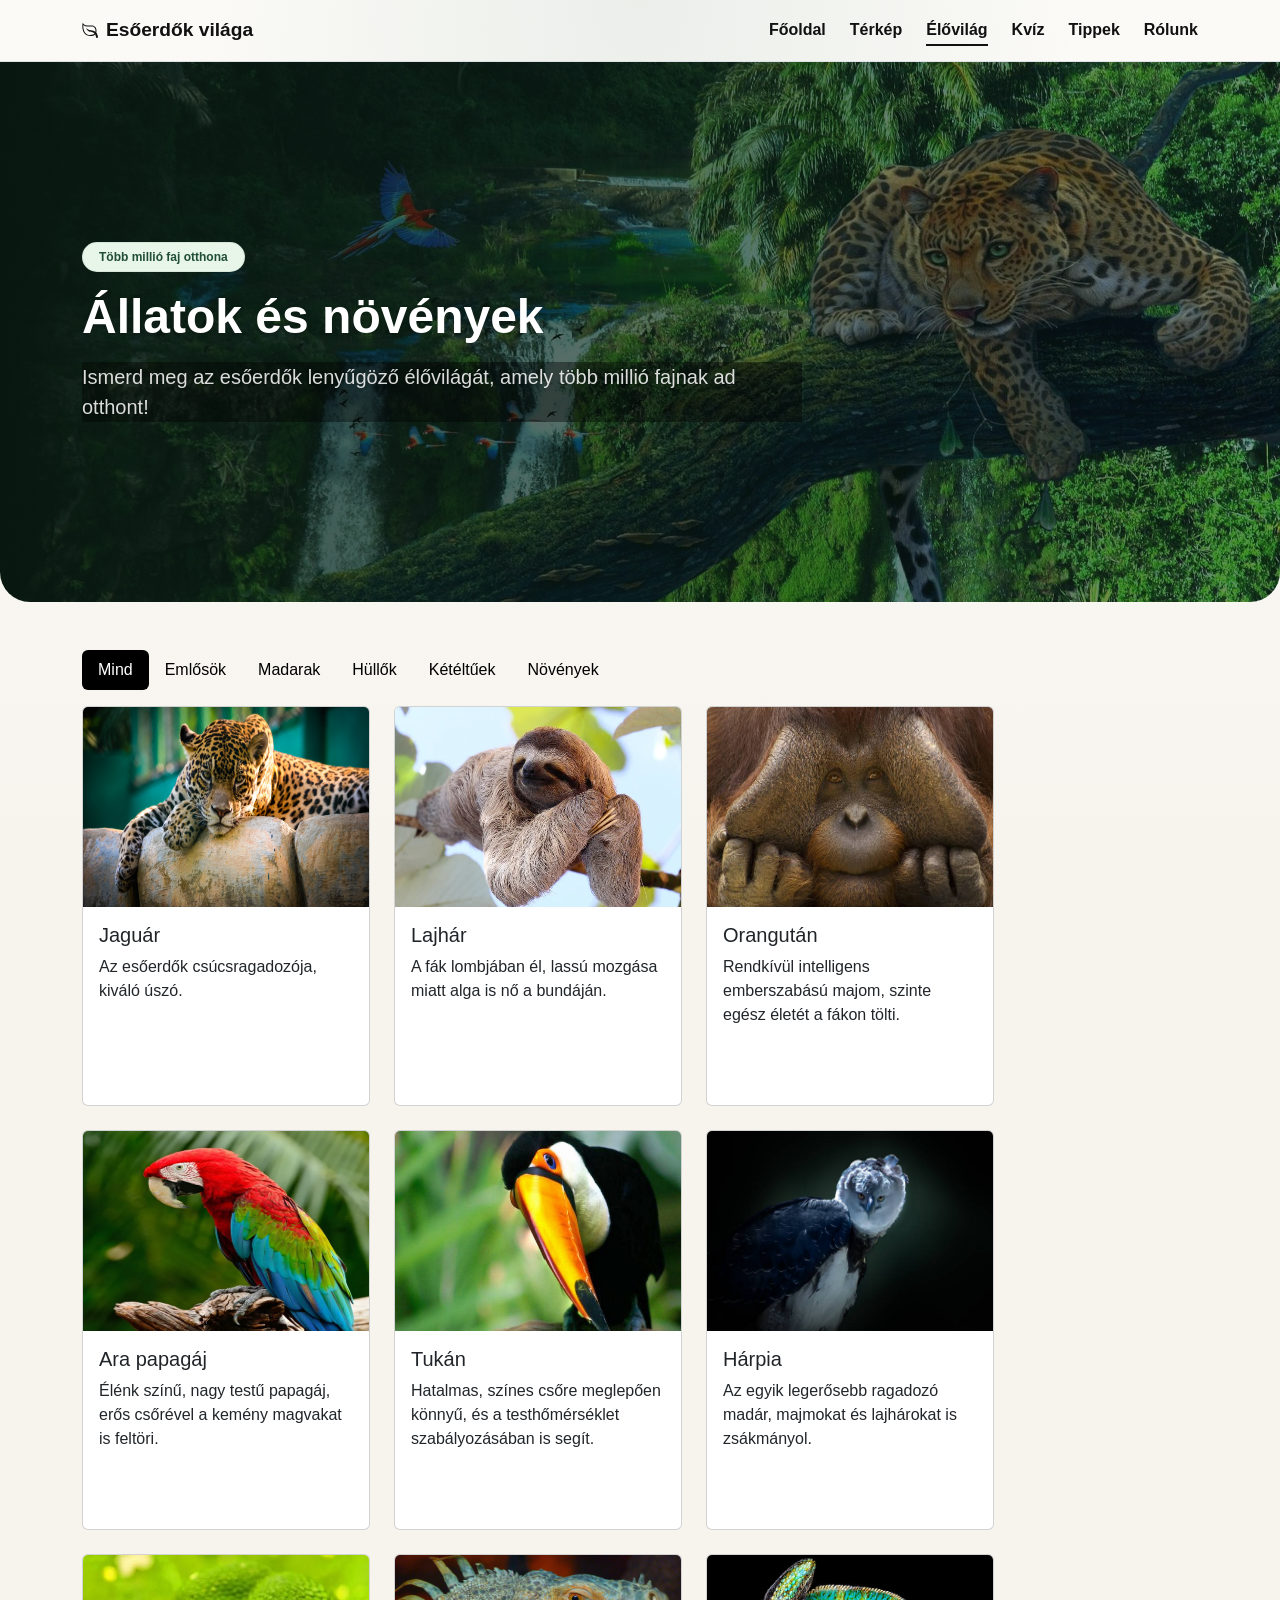
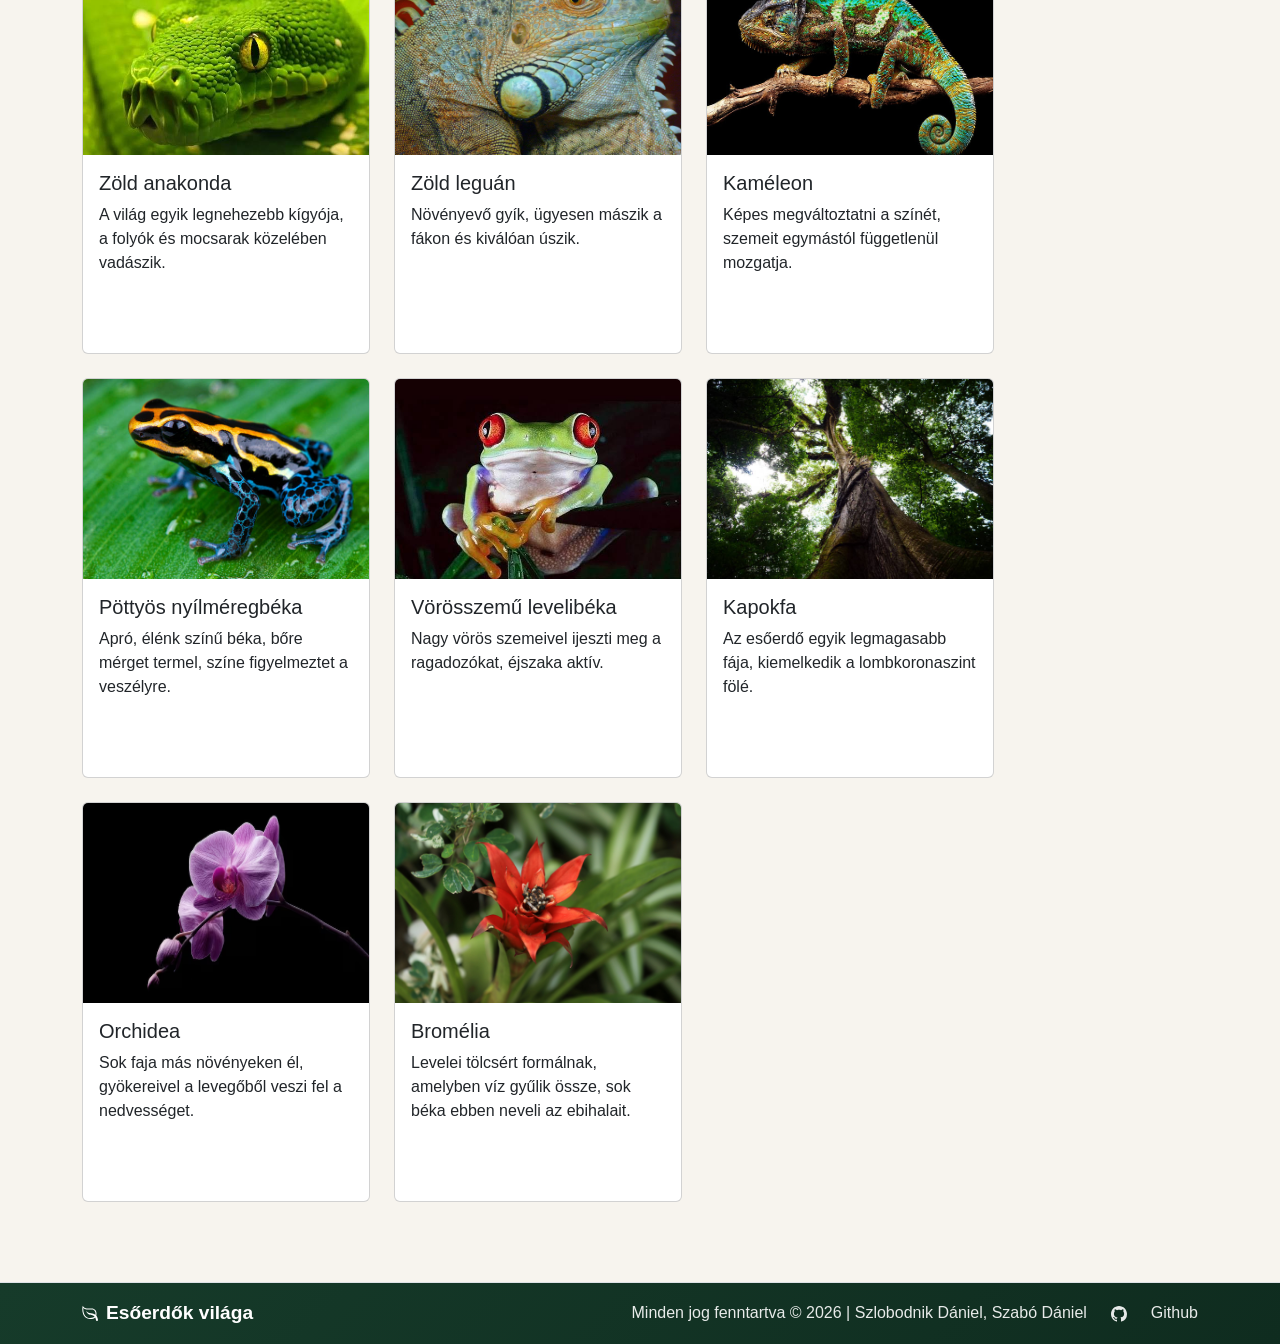
<file: pages/elovilag.html>
<!DOCTYPE html>
<html lang="hu">

<head>
    <meta charset="UTF-8">
    <meta name="viewport" content="width=device-width, initial-scale=1.0">
    <title>Esőerdő project</title>
    <link rel="stylesheet" href="../css/bootstrap.min.css">
    <link rel="stylesheet" href="../css/style.css">
    <link rel="stylesheet" href="../css/elovilag.css">

</head>

<body>
    <header class="border-bottom">
        <div class="container d-flex justify-content-between align-items-center py-3">
            <a href="#" class="logo d-flex align-items-center gap-2">
                <svg xmlns="http://www.w3.org/2000/svg" width="16" height="16" fill="currentColor" class="bi bi-leaf"
                    viewBox="0 0 16 16">
                    <path
                        d="M1.4 1.7c.216.289.65.84 1.725 1.274 1.093.44 2.884.774 5.834.528l.37-.023c1.823-.06 3.117.598 3.956 1.579C14.16 6.082 14.5 7.41 14.5 8.5c0 .58-.032 1.285-.229 1.997q.198.248.382.54c.756 1.2 1.19 2.563 1.348 3.966a1 1 0 0 1-1.98.198c-.13-.97-.397-1.913-.868-2.77C12.173 13.386 10.565 14 8 14c-1.854 0-3.32-.544-4.45-1.435-1.125-.887-1.89-2.095-2.391-3.383C.16 6.62.16 3.646.509 1.902L.73.806zm-.05 1.39c-.146 1.609-.008 3.809.74 5.728.457 1.17 1.13 2.213 2.079 2.961.942.744 2.185 1.22 3.83 1.221 2.588 0 3.91-.66 4.609-1.445-1.789-2.46-4.121-1.213-6.342-2.68-.74-.488-1.735-1.323-1.844-2.308-.023-.214.237-.274.38-.112 1.4 1.6 3.573 1.757 5.59 2.045 1.227.215 2.21.526 3.033 1.158.058-.39.075-.782.075-1.158 0-.91-.288-1.988-.975-2.792-.626-.732-1.622-1.281-3.167-1.229l-.316.02c-3.05.253-5.01-.08-6.291-.598a5.3 5.3 0 0 1-1.4-.811" />
                </svg>
                <span>Esőerdők világa</span>
            </a>

            <nav>
                <ul class="d-flex align-items-center gap-4 m-0 p-0">
                    <li><a href="../index.html">Főoldal</a></li>
                    <li><a href="./terkep.html">Térkép</a></li>
                    <li><a href="./elovilag.html" class="active">Élővilág</a></li>
                    <li><a href="./kviz.html">Kvíz</a></li>
                    <li><a href="./tippek.html">Tippek</a></li>
                    <li><a href="./rolunk.html">Rólunk</a></li>
                </ul>
            </nav>
        </div>
    </header>
    <main class="mb-3">
        <section class="hero">
            <div class="container hero-content">
                <div class="row align-items-center">
                    <div class="col-lg-8">
                        <span class="badge hero-badge rounded-pill px-3 py-2 mb-3">Több millió faj otthona</span>
                        <h1 class="display-5 fw-bold mb-3">Állatok és növények</h1>
                        <p class="lead subtitle mb-0">
                            Ismerd meg az esőerdők lenyűgöző élővilágát, amely több millió fajnak ad otthont!
                        </p>
                    </div>
                </div>
            </div>
        </section>
        <section class="allatLista py-5">
            <div class="container">
                <ul class="nav nav-pills mb-3">
                    <li class="nav-item">
                        <a class="nav-link active">Mind</a>
                    </li>
                    <li class="nav-item">
                        <a class="nav-link">Emlősök</a>
                    </li>
                    <li class="nav-item">
                        <a class="nav-link">Madarak</a>
                    </li>
                    <li class="nav-item">
                        <a class="nav-link">Hüllők</a>
                    </li>
                    <li class="nav-item">
                        <a class="nav-link">Kétéltűek</a>
                    </li>
                    <li class="nav-item">
                        <a class="nav-link">Növények</a>
                    </li>
                </ul>
                <div class="cards d-flex flex-wrap gap-4 mb-3">
                    
                </div>
            </div>
        </section>
    </main>
    <footer class="border-top">
        <div class="container d-flex justify-content-between align-items-center py-3">
            <a href="#" class="logo d-flex align-items-center gap-2">
                <svg xmlns="http://www.w3.org/2000/svg" width="16" height="16" fill="currentColor"
                    class="bi bi-leaf" viewBox="0 0 16 16">
                    <path
                        d="M1.4 1.7c.216.289.65.84 1.725 1.274 1.093.44 2.884.774 5.834.528l.37-.023c1.823-.06 3.117.598 3.956 1.579C14.16 6.082 14.5 7.41 14.5 8.5c0 .58-.032 1.285-.229 1.997q.198.248.382.54c.756 1.2 1.19 2.563 1.348 3.966a1 1 0 0 1-1.98.198c-.13-.97-.397-1.913-.868-2.77C12.173 13.386 10.565 14 8 14c-1.854 0-3.32-.544-4.45-1.435-1.125-.887-1.89-2.095-2.391-3.383C.16 6.62.16 3.646.509 1.902L.73.806zm-.05 1.39c-.146 1.609-.008 3.809.74 5.728.457 1.17 1.13 2.213 2.079 2.961.942.744 2.185 1.22 3.83 1.221 2.588 0 3.91-.66 4.609-1.445-1.789-2.46-4.121-1.213-6.342-2.68-.74-.488-1.735-1.323-1.844-2.308-.023-.214.237-.274.38-.112 1.4 1.6 3.573 1.757 5.59 2.045 1.227.215 2.21.526 3.033 1.158.058-.39.075-.782.075-1.158 0-.91-.288-1.988-.975-2.792-.626-.732-1.622-1.281-3.167-1.229l-.316.02c-3.05.253-5.01-.08-6.291-.598a5.3 5.3 0 0 1-1.4-.811" />
                </svg>
                <span>Esőerdők világa</span>
            </a>

            <nav>
                <ul class="d-flex align-items-center gap-4 m-0 p-0">
                    <li>Minden jog fenntartva &copy; 2026 | Szlobodnik Dániel, Szabó Dániel</li>
                    <li><svg xmlns="http://www.w3.org/2000/svg" width="16" height="16" fill="currentColor"
                            class="bi bi-github" viewBox="0 0 16 16">
                            <path
                                d="M8 0C3.58 0 0 3.58 0 8c0 3.54 2.29 6.53 5.47 7.59.4.07.55-.17.55-.38 0-.19-.01-.82-.01-1.49-2.01.37-2.53-.49-2.69-.94-.09-.23-.48-.94-.82-1.13-.28-.15-.68-.52-.01-.53.63-.01 1.08.58 1.23.82.72 1.21 1.87.87 2.33.66.07-.52.28-.87.51-1.07-1.78-.2-3.64-.89-3.64-3.95 0-.87.31-1.59.82-2.15-.08-.2-.36-1.02.08-2.12 0 0 .67-.21 2.2.82.64-.18 1.32-.27 2-.27s1.36.09 2 .27c1.53-1.04 2.2-.82 2.2-.82.44 1.1.16 1.92.08 2.12.51.56.82 1.27.82 2.15 0 3.07-1.87 3.75-3.65 3.95.29.25.54.73.54 1.48 0 1.07-.01 1.93-.01 2.2 0 .21.15.46.55.38A8.01 8.01 0 0 0 16 8c0-4.42-3.58-8-8-8" />
                        </svg></li>
                    <li>Github</li>
                </ul>
            </nav>
        </div>
    </footer>
    <script src="../js/bootstrap.bundle.min.js"></script>
    <script src="../js/elovilag.js"></script>
</body>

</html>
</file>
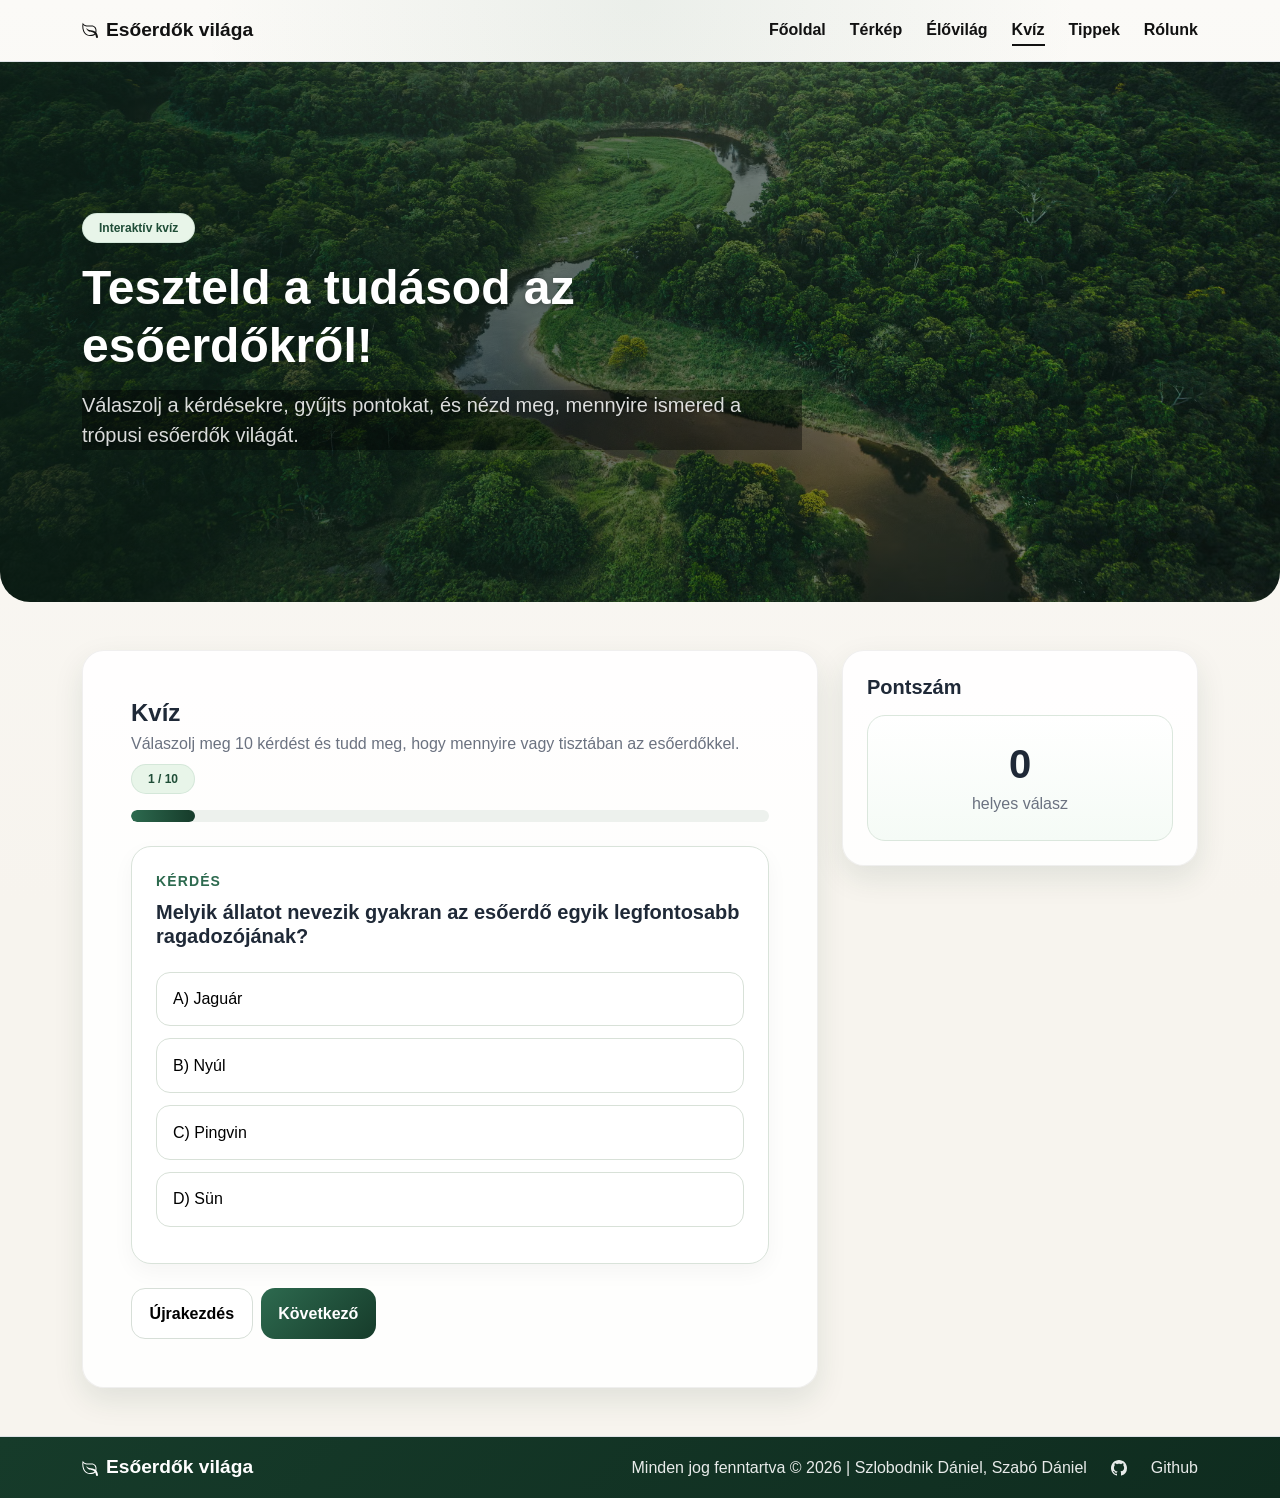
<file: pages/kviz.html>
<!doctype html>
<html lang="hu">

<head>
    <meta charset="utf-8" />
    <meta name="viewport" content="width=device-width, initial-scale=1.0" />
    <title>Esőerdők világa | Kvíz</title>

    <link href="https://cdn.jsdelivr.net/npm/bootstrap@5.3.3/dist/css/bootstrap.min.css" rel="stylesheet">
    <link rel="stylesheet" href="../css/style.css" />
    <link rel="stylesheet" href="../css/kviz.css" />
</head>

<body>
    <header class="border-bottom">
        <div class="container d-flex justify-content-between align-items-center py-3">
            <a href="../index.html" class="logo d-flex align-items-center gap-2 text-decoration-none">
                <svg xmlns="http://www.w3.org/2000/svg" width="16" height="16" fill="currentColor" class="bi bi-leaf"
                    viewBox="0 0 16 16">
                    <path
                        d="M1.4 1.7c.216.289.65.84 1.725 1.274 1.093.44 2.884.774 5.834.528l.37-.023c1.823-.06 3.117.598 3.956 1.579C14.16 6.082 14.5 7.41 14.5 8.5c0 .58-.032 1.285-.229 1.997q.198.248.382.54c.756 1.2 1.19 2.563 1.348 3.966a1 1 0 0 1-1.98.198c-.13-.97-.397-1.913-.868-2.77C12.173 13.386 10.565 14 8 14c-1.854 0-3.32-.544-4.45-1.435-1.125-.887-1.89-2.095-2.391-3.383C.16 6.62.16 3.646.509 1.902L.73.806zm-.05 1.39c-.146 1.609-.008 3.809.74 5.728.457 1.17 1.13 2.213 2.079 2.961.942.744 2.185 1.22 3.83 1.221 2.588 0 3.91-.66 4.609-1.445-1.789-2.46-4.121-1.213-6.342-2.68-.74-.488-1.735-1.323-1.844-2.308-.023-.214.237-.274.38-.112 1.4 1.6 3.573 1.757 5.59 2.045 1.227.215 2.21.526 3.033 1.158.058-.39.075-.782.075-1.158 0-.91-.288-1.988-.975-2.792-.626-.732-1.622-1.281-3.167-1.229l-.316.02c-3.05.253-5.01-.08-6.291-.598a5.3 5.3 0 0 1-1.4-.811" />
                </svg>
                <span>Esőerdők világa</span>
            </a>

            <nav>
                <ul class="d-flex align-items-center gap-4 m-0 p-0 list-unstyled">
                    <li><a href="../index.html">Főoldal</a></li>
                    <li><a href="./terkep.html">Térkép</a></li>
                    <li><a href="./elovilag.html">Élővilág</a></li>
                    <li><a href="./kviz.html" class="active">Kvíz</a></li>
                    <li><a href="./tippek.html">Tippek</a></li>
                    <li><a href="./rolunk.html">Rólunk</a></li>
                </ul>
            </nav>
        </div>
    </header>

    <main>
        <header class="hero">
            <div class="container hero-content">
                <div class="row align-items-center">
                    <div class="col-lg-8">
                        <span class="badge hero-badge rounded-pill px-3 py-2 mb-3">Interaktív kvíz</span>
                        <h1 class="display-5 fw-bold mb-3">Teszteld a tudásod az esőerdőkről!</h1>
                        <p class="lead subtitle mb-0">
                            Válaszolj a kérdésekre, gyűjts pontokat, és nézd meg, mennyire ismered a trópusi
                            esőerdők világát.
                        </p>
                    </div>
                </div>
            </div>
        </header>

        <div class="container py-5">
            <div class="row g-4">
                <div class="col-lg-8">
                    <section class="card-soft p-4 p-md-5">
                        <div class="d-flex flex-wrap justify-content-between align-items-center gap-2 mb-3">
                            <div>
                                <h2 class="h4 fw-bold mb-1">Kvíz</h2>
                                <p class="small-muted mb-0">Válaszolj meg 10 kérdést és tudd meg, hogy mennyire vagy tisztában az esőerdőkkel.</p>
                            </div>
                            <span class="badge badge-soft rounded-pill px-3 py-2" id="questionCounter">1 / 10</span>
                        </div>

                        <div class="progress mb-4" role="progressbar" aria-label="Kvíz haladás">
                            <div class="progress-bar" id="progressBar" style="width: 10%"></div>
                        </div>

                        <div class="quiz-card p-4 mb-4">
                            <p class="small text-uppercase fw-semibold mb-2"
                                style="letter-spacing:.08em; color: var(--green-700);">
                                Kérdés
                            </p>
                            <h3 class="h5 fw-bold mb-4" id="questionText">Betöltés...</h3>
                            <div id="optionsContainer"></div>
                        </div>

                        <div class="card-soft p-4 mt-4" id="didYouKnowBox" style="display: none;">
                            <h3 class="h5 fw-bold mb-2">Tudtad?</h3>
                            <p class="mb-0 small-muted">Válaszolj a kérdésre, és itt megjelenik egy érdekesség.</p>
                        </div>

                        <div class="d-flex flex-wrap gap-2 mt-4">
                            <button class="btn-ghost" id="restartBtn" type="button">Újrakezdés</button>
                            <button class="btn-main" id="nextBtn" type="button" disabled>Következő</button>
                        </div>
                    </section>
                </div>

                <div class="col-lg-4">
                    <aside class="card-soft p-4 mb-4">
                        <h3 class="h5 fw-bold mb-3">Pontszám</h3>
                        <div class="result-box p-4 text-center">
                            <div class="display-6 fw-bold mb-1" id="scoreDisplay">0</div>
                            <div class="small-muted">helyes válasz</div>
                        </div>
                    </aside>
                </div>
            </div>
        </div>
    </main>

    <footer class="border-top">
        <div class="container">
            <div class="d-flex justify-content-between align-items-center py-3">
                <a href="../index.html" class="logo d-flex align-items-center gap-2 text-decoration-none">
                    <svg xmlns="http://www.w3.org/2000/svg" width="16" height="16" fill="currentColor"
                        class="bi bi-leaf text-white" viewBox="0 0 16 16">
                        <path
                            d="M1.4 1.7c.216.289.65.84 1.725 1.274 1.093.44 2.884.774 5.834.528l.37-.023c1.823-.06 3.117.598 3.956 1.579C14.16 6.082 14.5 7.41 14.5 8.5c0 .58-.032 1.285-.229 1.997q.198.248.382.54c.756 1.2 1.19 2.563 1.348 3.966a1 1 0 0 1-1.98.198c-.13-.97-.397-1.913-.868-2.77C12.173 13.386 10.565 14 8 14c-1.854 0-3.32-.544-4.45-1.435-1.125-.887-1.89-2.095-2.391-3.383C.16 6.62.16 3.646.509 1.902L.73.806zm-.05 1.39c-.146 1.609-.008 3.809.74 5.728.457 1.17 1.13 2.213 2.079 2.961.942.744 2.185 1.22 3.83 1.221 2.588 0 3.91-.66 4.609-1.445-1.789-2.46-4.121-1.213-6.342-2.68-.74-.488-1.735-1.323-1.844-2.308-.023-.214.237-.274.38-.112 1.4 1.6 3.573 1.757 5.59 2.045 1.227.215 2.21.526 3.033 1.158.058-.39.075-.782.075-1.158 0-.91-.288-1.988-.975-2.792-.626-.732-1.622-1.281-3.167-1.229l-.316.02c-3.05.253-5.01-.08-6.291-.598a5.3 5.3 0 0 1-1.4-.811" />
                    </svg>
                    <span class="text-white">Esőerdők világa</span>
                </a>

                <nav>
                    <ul class="d-flex align-items-center gap-4 m-0 p-0 list-unstyled">
                        <li>Minden jog fenntartva &copy; 2026 | Szlobodnik Dániel, Szabó Dániel</li>
                        <li>
                            <svg xmlns="http://www.w3.org/2000/svg" width="16" height="16" fill="currentColor"
                                class="bi bi-github" viewBox="0 0 16 16">
                                <path
                                    d="M8 0C3.58 0 0 3.58 0 8c0 3.54 2.29 6.53 5.47 7.59.4.07.55-.17.55-.38 0-.19-.01-.82-.01-1.49-2.01.37-2.53-.49-2.69-.94-.09-.23-.48-.94-.82-1.13-.28-.15-.68-.52-.01-.53.63-.01 1.08.58 1.23.82.72 1.21 1.87.87 2.33.66.07-.52.28-.87.51-1.07-1.78-.2-3.64-.89-3.64-3.95 0-.87.31-1.59.82-2.15-.08-.2-.36-1.02.08-2.12 0 0 .67-.21 2.2.82.64-.18 1.32-.27 2-.27s1.36.09 2 .27c1.53-1.04 2.2-.82 2.2-.82.44 1.1.16 1.92.08 2.12.51.56.82 1.27.82 2.15 0 3.07-1.87 3.75-3.65 3.95.29.25.54.73.54 1.48 0 1.07-.01 1.93-.01 2.2 0 .21.15.46.55.38A8.01 8.01 0 0 0 16 8c0-4.42-3.58-8-8-8" />
                            </svg>
                        </li>
                        <li>Github</li>
                    </ul>
                </nav>
            </div>
        </div>
    </footer>

    <script src="../js/bootstrap.bundle.min.js"></script>
    <script src="../js/kviz.js"></script>
</body>

</html>
</file>
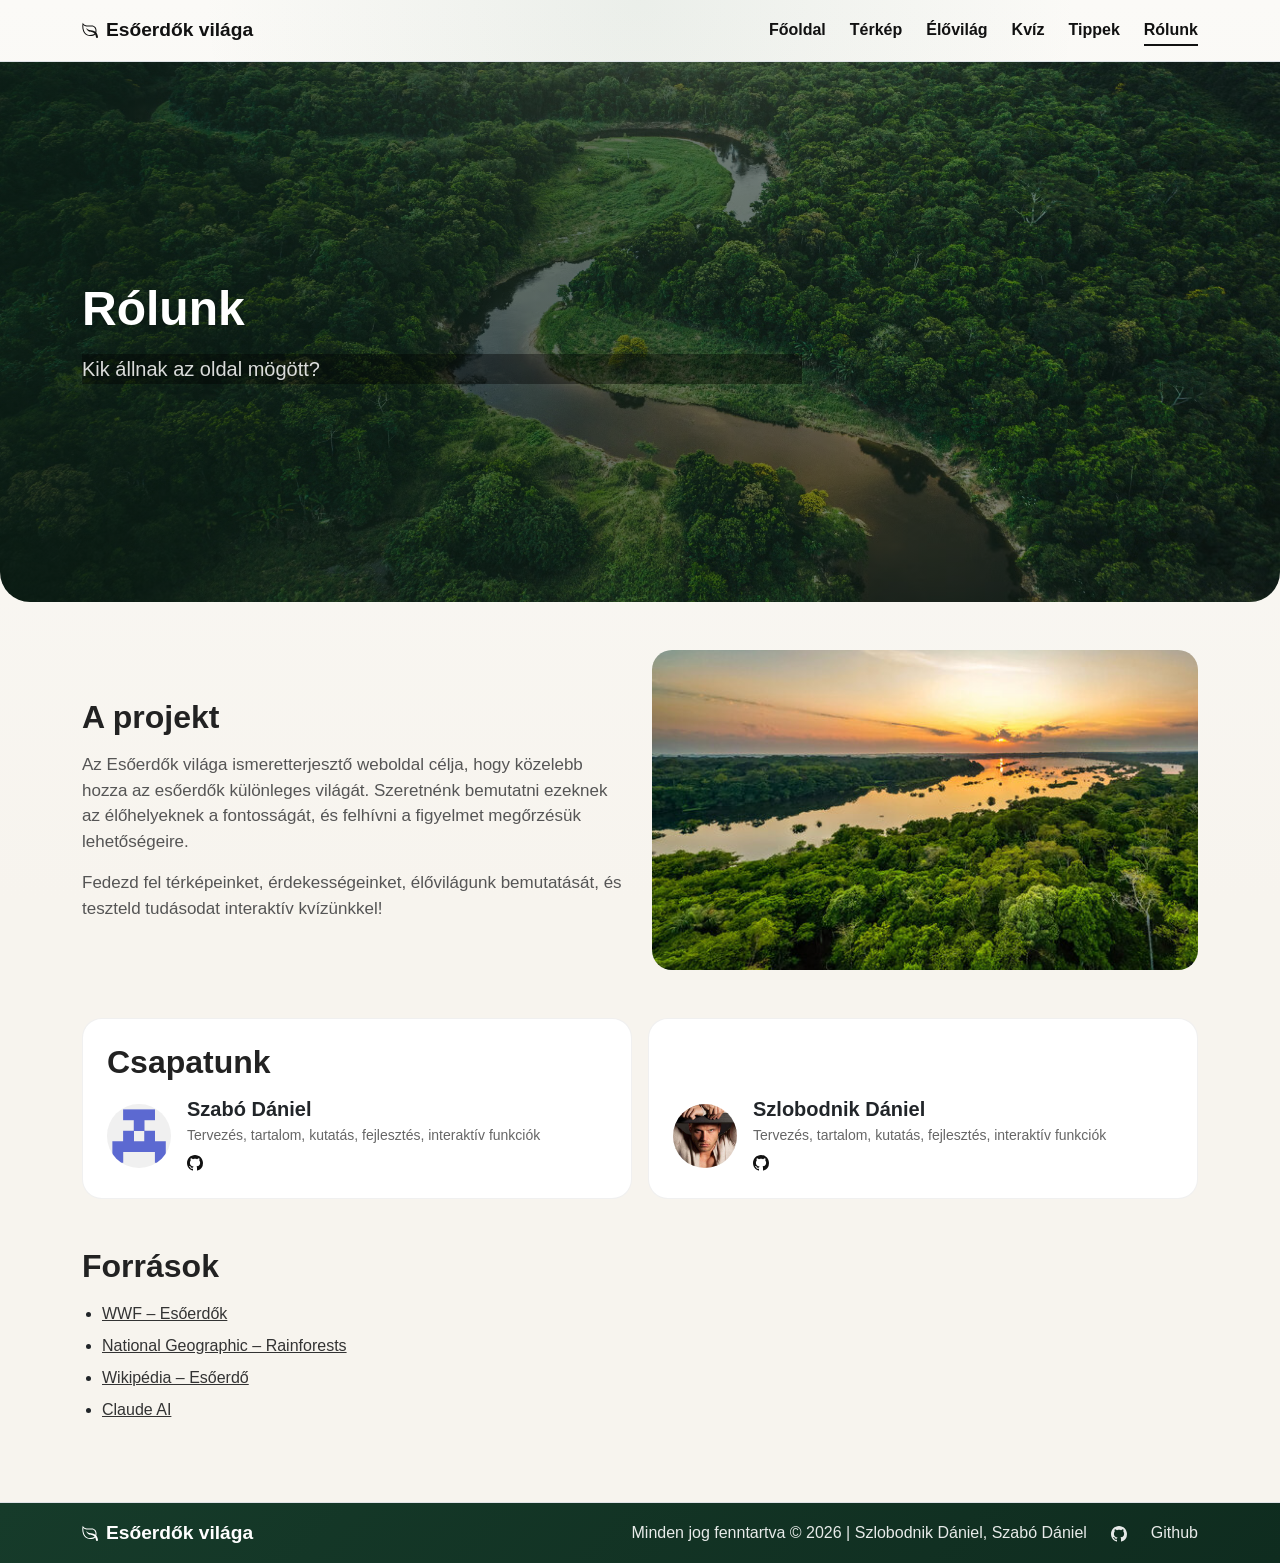
<file: pages/rolunk.html>
<!DOCTYPE html>
<html lang="hu">

<head>
    <meta charset="UTF-8">
    <meta name="viewport" content="width=device-width, initial-scale=1.0">
    <title>Esőerdő project</title>
    <link rel="stylesheet" href="../css/bootstrap.min.css">
    <link rel="stylesheet" href="../css/style.css">
    <link rel="stylesheet" href="../css/rolunk.css">

</head>

<body>
    <header class="border-bottom">
        <div class="container d-flex justify-content-between align-items-center py-3">
            <a href="#" class="logo d-flex align-items-center gap-2">
                <svg xmlns="http://www.w3.org/2000/svg" width="16" height="16" fill="currentColor" class="bi bi-leaf"
                    viewBox="0 0 16 16">
                    <path
                        d="M1.4 1.7c.216.289.65.84 1.725 1.274 1.093.44 2.884.774 5.834.528l.37-.023c1.823-.06 3.117.598 3.956 1.579C14.16 6.082 14.5 7.41 14.5 8.5c0 .58-.032 1.285-.229 1.997q.198.248.382.54c.756 1.2 1.19 2.563 1.348 3.966a1 1 0 0 1-1.98.198c-.13-.97-.397-1.913-.868-2.77C12.173 13.386 10.565 14 8 14c-1.854 0-3.32-.544-4.45-1.435-1.125-.887-1.89-2.095-2.391-3.383C.16 6.62.16 3.646.509 1.902L.73.806zm-.05 1.39c-.146 1.609-.008 3.809.74 5.728.457 1.17 1.13 2.213 2.079 2.961.942.744 2.185 1.22 3.83 1.221 2.588 0 3.91-.66 4.609-1.445-1.789-2.46-4.121-1.213-6.342-2.68-.74-.488-1.735-1.323-1.844-2.308-.023-.214.237-.274.38-.112 1.4 1.6 3.573 1.757 5.59 2.045 1.227.215 2.21.526 3.033 1.158.058-.39.075-.782.075-1.158 0-.91-.288-1.988-.975-2.792-.626-.732-1.622-1.281-3.167-1.229l-.316.02c-3.05.253-5.01-.08-6.291-.598a5.3 5.3 0 0 1-1.4-.811" />
                </svg>
                <span>Esőerdők világa</span>
            </a>

            <nav>
                <ul class="d-flex align-items-center gap-4 m-0 p-0">
                    <li><a href="../index.html">Főoldal</a></li>
                    <li><a href="./terkep.html">Térkép</a></li>
                    <li><a href="./elovilag.html">Élővilág</a></li>
                    <li><a href="./kviz.html">Kvíz</a></li>
                    <li><a href="./tippek.html">Tippek</a></li>
                    <li><a href="./rolunk.html" class="active">Rólunk</a></li>
                </ul>
            </nav>
        </div>
    </header>
    <main class="mb-3">
        <section class="hero">
            <div class="container hero-content">
                <div class="row align-items-center">
                    <div class="col-lg-8">
                        <h1 class="display-5 fw-bold mb-3">Rólunk</h1>
                        <p class="lead subtitle mb-0">
                            Kik állnak az oldal mögött?
                        </p>
                    </div>
                </div>
            </div>
        </section>

        <section class="project py-5">
            <div class="container">
                <div class="row align-items-center g-4">
                    <div class="col-lg-6">
                        <h2 class="fw-bold mb-3">A projekt</h2>
                        <p>
                            Az Esőerdők világa ismeretterjesztő weboldal célja, hogy közelebb hozza az esőerdők
                            különleges világát. Szeretnénk bemutatni ezeknek az élőhelyeknek a fontosságát, és
                            felhívni a figyelmet megőrzésük lehetőségeire.
                        </p>
                        <p class="mb-0">
                            Fedezd fel térképeinket, érdekességeinket, élővilágunk bemutatását, és teszteld
                            tudásodat interaktív kvízünkkel!
                        </p>
                    </div>
                    <div class="col-lg-6">
                        <div class="img-placeholder d-flex justify-content-center align-items-center">
                            <img src="../img/amazonas.jpg" alt="Amazonas esőerdő">
                        </div>
                    </div>
                </div>
            </div>
        </section>

        <section class="team pb-5">
            <div class="container">
                <div class="row g-3">
                    <div class="col-md-6">
                        <div class="member-card p-4 h-100">
                            <h2 class="fw-bold mb-3">Csapatunk</h2>
                            <div class="d-flex align-items-center gap-3">
                                <div class="avatar">
                                    <img src="../img/szabo-daniel.png" alt="Szabó Dániel">
                                </div>
                                <div>
                                    <h3 class="h5 fw-bold mb-1">Szabó Dániel</h3>
                                    <p class="mb-1">Tervezés, tartalom, kutatás, fejlesztés, interaktív funkciók</p>
                                    <a href="https://github.com/DaniHUN1010" target="_blank" class="github">
                                        <svg xmlns="http://www.w3.org/2000/svg" width="16" height="16"
                                            fill="currentColor" class="bi bi-github" viewBox="0 0 16 16">
                                            <path
                                                d="M8 0C3.58 0 0 3.58 0 8c0 3.54 2.29 6.53 5.47 7.59.4.07.55-.17.55-.38 0-.19-.01-.82-.01-1.49-2.01.37-2.53-.49-2.69-.94-.09-.23-.48-.94-.82-1.13-.28-.15-.68-.52-.01-.53.63-.01 1.08.58 1.23.82.72 1.21 1.87.87 2.33.66.07-.52.28-.87.51-1.07-1.78-.2-3.64-.89-3.64-3.95 0-.87.31-1.59.82-2.15-.08-.2-.36-1.02.08-2.12 0 0 .67-.21 2.2.82.64-.18 1.32-.27 2-.27s1.36.09 2 .27c1.53-1.04 2.2-.82 2.2-.82.44 1.1.16 1.92.08 2.12.51.56.82 1.27.82 2.15 0 3.07-1.87 3.75-3.65 3.95.29.25.54.73.54 1.48 0 1.07-.01 1.93-.01 2.2 0 .21.15.46.55.38A8.01 8.01 0 0 0 16 8c0-4.42-3.58-8-8-8" />
                                        </svg>
                                    </a>
                                </div>
                            </div>
                        </div>
                    </div>
                    <div class="col-md-6">
                        <div class="member-card p-4 h-100 d-flex align-items-end">
                            <div class="d-flex align-items-center gap-3">
                                <div class="avatar">
                                    <img src="../img/szlobodnik-daniel.jpg" alt="Szlobodnik Dániel">
                                </div>
                                <div>
                                    <h3 class="h5 fw-bold mb-1">Szlobodnik Dániel</h3>
                                    <p class="mb-1">Tervezés, tartalom, kutatás, fejlesztés, interaktív funkciók</p>
                                    <a href="https://github.com/BAJNOKDANI" target="_blank" class="github">
                                        <svg xmlns="http://www.w3.org/2000/svg" width="16" height="16"
                                            fill="currentColor" class="bi bi-github" viewBox="0 0 16 16">
                                            <path
                                                d="M8 0C3.58 0 0 3.58 0 8c0 3.54 2.29 6.53 5.47 7.59.4.07.55-.17.55-.38 0-.19-.01-.82-.01-1.49-2.01.37-2.53-.49-2.69-.94-.09-.23-.48-.94-.82-1.13-.28-.15-.68-.52-.01-.53.63-.01 1.08.58 1.23.82.72 1.21 1.87.87 2.33.66.07-.52.28-.87.51-1.07-1.78-.2-3.64-.89-3.64-3.95 0-.87.31-1.59.82-2.15-.08-.2-.36-1.02.08-2.12 0 0 .67-.21 2.2.82.64-.18 1.32-.27 2-.27s1.36.09 2 .27c1.53-1.04 2.2-.82 2.2-.82.44 1.1.16 1.92.08 2.12.51.56.82 1.27.82 2.15 0 3.07-1.87 3.75-3.65 3.95.29.25.54.73.54 1.48 0 1.07-.01 1.93-.01 2.2 0 .21.15.46.55.38A8.01 8.01 0 0 0 16 8c0-4.42-3.58-8-8-8" />
                                        </svg>
                                    </a>
                                </div>
                            </div>
                        </div>
                    </div>
                </div>
            </div>
        </section>

        <section class="sources pb-5">
            <div class="container">
                <h2 class="fw-bold mb-3">Források</h2>
                <ul>
                    <li><a href="https://wwf.hu/" target="_blank">WWF – Esőerdők</a></li>
                    <li><a href="https://www.nationalgeographic.com/" target="_blank">National Geographic – Rainforests</a></li>
                    <li><a href="https://hu.wikipedia.org/wiki/Esőerdő" target="_blank">Wikipédia – Esőerdő</a></li>
                    <li><a href="https://claude.ai/" target="_blank">Claude AI</a></li>
                </ul>
            </div>
        </section>
    </main>
    <footer class="border-top">
        <div class="container d-flex justify-content-between align-items-center py-3">
            <a href="#" class="logo d-flex align-items-center gap-2">
                <svg xmlns="http://www.w3.org/2000/svg" width="16" height="16" fill="currentColor"
                    class="bi bi-leaf" viewBox="0 0 16 16">
                    <path
                        d="M1.4 1.7c.216.289.65.84 1.725 1.274 1.093.44 2.884.774 5.834.528l.37-.023c1.823-.06 3.117.598 3.956 1.579C14.16 6.082 14.5 7.41 14.5 8.5c0 .58-.032 1.285-.229 1.997q.198.248.382.54c.756 1.2 1.19 2.563 1.348 3.966a1 1 0 0 1-1.98.198c-.13-.97-.397-1.913-.868-2.77C12.173 13.386 10.565 14 8 14c-1.854 0-3.32-.544-4.45-1.435-1.125-.887-1.89-2.095-2.391-3.383C.16 6.62.16 3.646.509 1.902L.73.806zm-.05 1.39c-.146 1.609-.008 3.809.74 5.728.457 1.17 1.13 2.213 2.079 2.961.942.744 2.185 1.22 3.83 1.221 2.588 0 3.91-.66 4.609-1.445-1.789-2.46-4.121-1.213-6.342-2.68-.74-.488-1.735-1.323-1.844-2.308-.023-.214.237-.274.38-.112 1.4 1.6 3.573 1.757 5.59 2.045 1.227.215 2.21.526 3.033 1.158.058-.39.075-.782.075-1.158 0-.91-.288-1.988-.975-2.792-.626-.732-1.622-1.281-3.167-1.229l-.316.02c-3.05.253-5.01-.08-6.291-.598a5.3 5.3 0 0 1-1.4-.811" />
                </svg>
                <span>Esőerdők világa</span>
            </a>

            <nav>
                <ul class="d-flex align-items-center gap-4 m-0 p-0">
                    <li>Minden jog fenntartva &copy; 2026 | Szlobodnik Dániel, Szabó Dániel</li>
                    <li><svg xmlns="http://www.w3.org/2000/svg" width="16" height="16" fill="currentColor"
                            class="bi bi-github" viewBox="0 0 16 16">
                            <path
                                d="M8 0C3.58 0 0 3.58 0 8c0 3.54 2.29 6.53 5.47 7.59.4.07.55-.17.55-.38 0-.19-.01-.82-.01-1.49-2.01.37-2.53-.49-2.69-.94-.09-.23-.48-.94-.82-1.13-.28-.15-.68-.52-.01-.53.63-.01 1.08.58 1.23.82.72 1.21 1.87.87 2.33.66.07-.52.28-.87.51-1.07-1.78-.2-3.64-.89-3.64-3.95 0-.87.31-1.59.82-2.15-.08-.2-.36-1.02.08-2.12 0 0 .67-.21 2.2.82.64-.18 1.32-.27 2-.27s1.36.09 2 .27c1.53-1.04 2.2-.82 2.2-.82.44 1.1.16 1.92.08 2.12.51.56.82 1.27.82 2.15 0 3.07-1.87 3.75-3.65 3.95.29.25.54.73.54 1.48 0 1.07-.01 1.93-.01 2.2 0 .21.15.46.55.38A8.01 8.01 0 0 0 16 8c0-4.42-3.58-8-8-8" />
                        </svg></li>
                    <li>Github</li>
                </ul>
            </nav>
        </div>
    </footer>
    <script src="../js/bootstrap.bundle.min.js"></script>
</body>

</html>
</file>
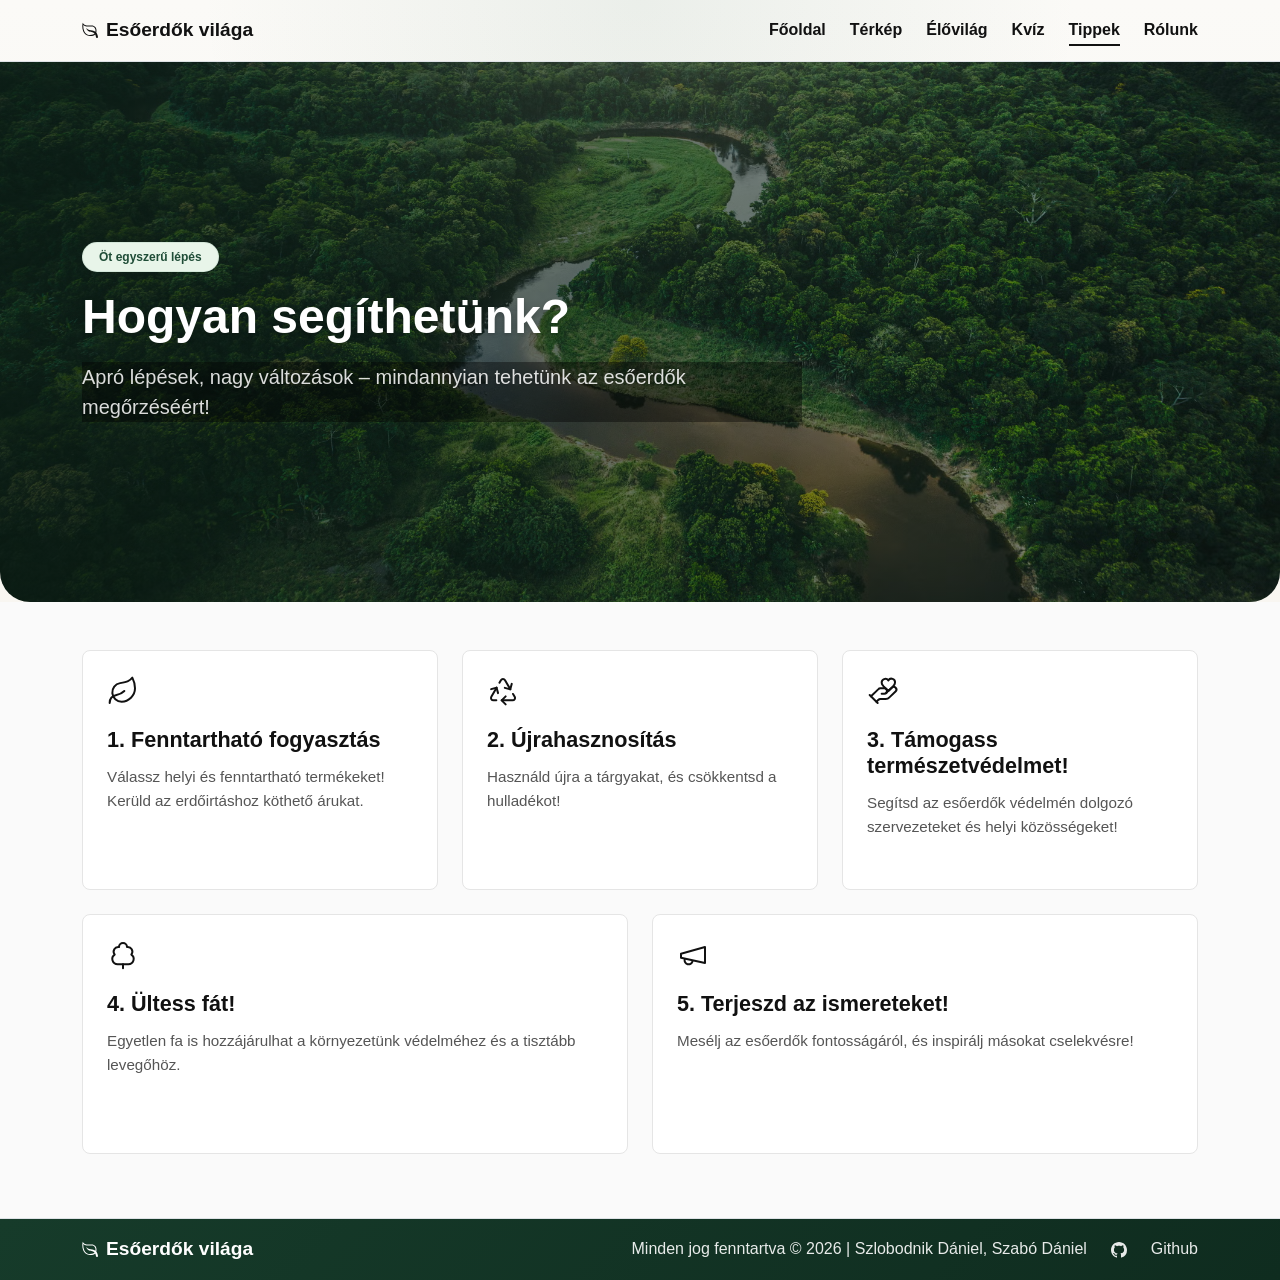
<file: pages/tippek.html>
<!DOCTYPE html>
<html lang="hu">

<head>
    <meta charset="UTF-8">
    <meta name="viewport" content="width=device-width, initial-scale=1.0">
    <title>Esőerdők világa | Tippek</title>
    <link rel="stylesheet" href="../css/bootstrap.min.css">
    <link rel="stylesheet" href="../css/style.css">
    <link rel="stylesheet" href="../css/tippek.css">
</head>

<body>
    <header class="border-bottom">
        <div class="container d-flex justify-content-between align-items-center py-3">
            <a href="../index.html" class="logo d-flex align-items-center gap-2">
                <svg xmlns="http://www.w3.org/2000/svg" width="16" height="16" fill="currentColor" class="bi bi-leaf"
                    viewBox="0 0 16 16">
                    <path
                        d="M1.4 1.7c.216.289.65.84 1.725 1.274 1.093.44 2.884.774 5.834.528l.37-.023c1.823-.06 3.117.598 3.956 1.579C14.16 6.082 14.5 7.41 14.5 8.5c0 .58-.032 1.285-.229 1.997q.198.248.382.54c.756 1.2 1.19 2.563 1.348 3.966a1 1 0 0 1-1.98.198c-.13-.97-.397-1.913-.868-2.77C12.173 13.386 10.565 14 8 14c-1.854 0-3.32-.544-4.45-1.435-1.125-.887-1.89-2.095-2.391-3.383C.16 6.62.16 3.646.509 1.902L.73.806zm-.05 1.39c-.146 1.609-.008 3.809.74 5.728.457 1.17 1.13 2.213 2.079 2.961.942.744 2.185 1.22 3.83 1.221 2.588 0 3.91-.66 4.609-1.445-1.789-2.46-4.121-1.213-6.342-2.68-.74-.488-1.735-1.323-1.844-2.308-.023-.214.237-.274.38-.112 1.4 1.6 3.573 1.757 5.59 2.045 1.227.215 2.21.526 3.033 1.158.058-.39.075-.782.075-1.158 0-.91-.288-1.988-.975-2.792-.626-.732-1.622-1.281-3.167-1.229l-.316.02c-3.05.253-5.01-.08-6.291-.598a5.3 5.3 0 0 1-1.4-.811" />
                </svg>
                <span>Esőerdők világa</span>
            </a>

            <nav>
                <ul class="d-flex align-items-center gap-4 m-0 p-0">
                    <li><a href="../index.html">Főoldal</a></li>
                    <li><a href="./terkep.html">Térkép</a></li>
                    <li><a href="./elovilag.html">Élővilág</a></li>
                    <li><a href="./kviz.html">Kvíz</a></li>
                    <li><a href="./tippek.html" class="active">Tippek</a></li>
                    <li><a href="./rolunk.html">Rólunk</a></li>
                </ul>
            </nav>
        </div>
    </header>

    <main>
        <section class="hero">
            <div class="container hero-content">
                <div class="row align-items-center">
                    <div class="col-lg-8">
                        <span class="badge hero-badge rounded-pill px-3 py-2 mb-3">Öt egyszerű lépés</span>
                        <h1 class="display-5 fw-bold mb-3">Hogyan segíthetünk?</h1>
                        <p class="lead subtitle mb-0">
                            Apró lépések, nagy változások – mindannyian tehetünk az esőerdők megőrzéséért!
                        </p>
                    </div>
                </div>
            </div>
        </section>

        <section class="tippek">
            <div class="container">
                <div class="row g-4 mb-4">
                    <div class="col-lg-4">
                        <article class="card tip-card p-4">
                            <svg class="tip-icon" xmlns="http://www.w3.org/2000/svg" viewBox="0 0 24 24" fill="none"
                                stroke="currentColor" stroke-width="1.5" stroke-linecap="round"
                                stroke-linejoin="round" aria-hidden="true">
                                <path d="M11 20A7 7 0 0 1 9.8 6.1C15.5 5 17 4.48 19 2c1 2 2 4.18 2 8 0 5.5-4.78 10-10 10Z" />
                                <path d="M2 21c0-3 1.85-5.36 5.08-6C9.5 14.52 12 13 13 12" />
                            </svg>
                            <h2 class="card-title">1. Fenntartható fogyasztás</h2>
                            <p class="card-text">Válassz helyi és fenntartható termékeket! Kerüld az erdőirtáshoz köthető árukat.</p>
                        </article>
                    </div>

                    <div class="col-lg-4">
                        <article class="card tip-card p-4">
                            <svg class="tip-icon" xmlns="http://www.w3.org/2000/svg" viewBox="0 0 24 24" fill="none"
                                stroke="currentColor" stroke-width="1.5" stroke-linecap="round"
                                stroke-linejoin="round" aria-hidden="true">
                                <path d="M7 19H4.815a1.83 1.83 0 0 1-1.57-.881 1.785 1.785 0 0 1-.004-1.784L7.196 9.5" />
                                <path d="M11 19h8.203a1.83 1.83 0 0 0 1.556-.89 1.784 1.784 0 0 0 0-1.775l-1.226-2.12" />
                                <path d="m14 16-3 3 3 3" />
                                <path d="M8.293 13.596 7.196 9.5 3.1 10.598" />
                                <path d="m9.344 5.811 1.093-1.892A1.83 1.83 0 0 1 11.985 3a1.784 1.784 0 0 1 1.546.888l3.943 6.843" />
                                <path d="m13.378 9.633 4.096 1.098 1.097-4.096" />
                            </svg>
                            <h2 class="card-title">2. Újrahasznosítás</h2>
                            <p class="card-text">Használd újra a tárgyakat, és csökkentsd a hulladékot!</p>
                        </article>
                    </div>

                    <div class="col-lg-4">
                        <article class="card tip-card p-4">
                            <svg class="tip-icon" xmlns="http://www.w3.org/2000/svg" viewBox="0 0 24 24" fill="none"
                                stroke="currentColor" stroke-width="1.5" stroke-linecap="round"
                                stroke-linejoin="round" aria-hidden="true">
                                <path d="M11 14h2a2 2 0 1 0 0-4h-3c-.6 0-1.1.2-1.4.6L3 16" />
                                <path d="m7 20 1.6-1.4c.3-.4.8-.6 1.4-.6h4c1.1 0 2.1-.4 2.8-1.2l4.6-4.4a2 2 0 0 0-2.75-2.91l-4.2 3.9" />
                                <path d="m2 15 6 6" />
                                <path d="M19.5 8.5c.7-.7 1.5-1.6 1.5-2.7A2.73 2.73 0 0 0 16 4a2.78 2.78 0 0 0-5 1.8c0 1.2.8 2 1.5 2.8L16 12Z" />
                            </svg>
                            <h2 class="card-title">3. Támogass természetvédelmet!</h2>
                            <p class="card-text">Segítsd az esőerdők védelmén dolgozó szervezeteket és helyi közösségeket!</p>
                        </article>
                    </div>
                </div>

                <div class="row g-4">
                    <div class="col-lg-6">
                        <article class="card tip-card p-4">
                            <svg class="tip-icon" xmlns="http://www.w3.org/2000/svg" viewBox="0 0 24 24" fill="none"
                                stroke="currentColor" stroke-width="1.5" stroke-linecap="round"
                                stroke-linejoin="round" aria-hidden="true">
                                <path d="M8 19a4 4 0 0 1-2.24-7.32A3.5 3.5 0 0 1 9 6.03V6a3 3 0 1 1 6 0v.04a3.5 3.5 0 0 1 3.24 5.65A4 4 0 0 1 16 19Z" />
                                <path d="M12 19v3" />
                            </svg>
                            <h2 class="card-title">4. Ültess fát!</h2>
                            <p class="card-text">Egyetlen fa is hozzájárulhat a környezetünk védelméhez és a tisztább levegőhöz.</p>
                        </article>
                    </div>

                    <div class="col-lg-6">
                        <article class="card tip-card p-4">
                            <svg class="tip-icon" xmlns="http://www.w3.org/2000/svg" viewBox="0 0 24 24" fill="none"
                                stroke="currentColor" stroke-width="1.5" stroke-linecap="round"
                                stroke-linejoin="round" aria-hidden="true">
                                <path d="m3 11 18-5v12L3 14v-3z" />
                                <path d="M11.6 16.8a3 3 0 1 1-5.8-1.6" />
                            </svg>
                            <h2 class="card-title">5. Terjeszd az ismereteket!</h2>
                            <p class="card-text">Mesélj az esőerdők fontosságáról, és inspirálj másokat cselekvésre!</p>
                        </article>
                    </div>
                </div>
            </div>
        </section>
    </main>

    <footer class="border-top">
        <div class="container d-flex justify-content-between align-items-center py-3">
            <a href="../index.html" class="logo d-flex align-items-center gap-2">
                <svg xmlns="http://www.w3.org/2000/svg" width="16" height="16" fill="currentColor" class="bi bi-leaf"
                    viewBox="0 0 16 16">
                    <path
                        d="M1.4 1.7c.216.289.65.84 1.725 1.274 1.093.44 2.884.774 5.834.528l.37-.023c1.823-.06 3.117.598 3.956 1.579C14.16 6.082 14.5 7.41 14.5 8.5c0 .58-.032 1.285-.229 1.997q.198.248.382.54c.756 1.2 1.19 2.563 1.348 3.966a1 1 0 0 1-1.98.198c-.13-.97-.397-1.913-.868-2.77C12.173 13.386 10.565 14 8 14c-1.854 0-3.32-.544-4.45-1.435-1.125-.887-1.89-2.095-2.391-3.383C.16 6.62.16 3.646.509 1.902L.73.806zm-.05 1.39c-.146 1.609-.008 3.809.74 5.728.457 1.17 1.13 2.213 2.079 2.961.942.744 2.185 1.22 3.83 1.221 2.588 0 3.91-.66 4.609-1.445-1.789-2.46-4.121-1.213-6.342-2.68-.74-.488-1.735-1.323-1.844-2.308-.023-.214.237-.274.38-.112 1.4 1.6 3.573 1.757 5.59 2.045 1.227.215 2.21.526 3.033 1.158.058-.39.075-.782.075-1.158 0-.91-.288-1.988-.975-2.792-.626-.732-1.622-1.281-3.167-1.229l-.316.02c-3.05.253-5.01-.08-6.291-.598a5.3 5.3 0 0 1-1.4-.811" />
                </svg>
                <span>Esőerdők világa</span>
            </a>

            <nav>
                <ul class="d-flex align-items-center gap-4 m-0 p-0">
                    <li>Minden jog fenntartva &copy; 2026 | Szlobodnik Dániel, Szabó Dániel</li>
                    <li><svg xmlns="http://www.w3.org/2000/svg" width="16" height="16" fill="currentColor"
                            class="bi bi-github" viewBox="0 0 16 16">
                            <path
                                d="M8 0C3.58 0 0 3.58 0 8c0 3.54 2.29 6.53 5.47 7.59.4.07.55-.17.55-.38 0-.19-.01-.82-.01-1.49-2.01.37-2.53-.49-2.69-.94-.09-.23-.48-.94-.82-1.13-.28-.15-.68-.52-.01-.53.63-.01 1.08.58 1.23.82.72 1.21 1.87.87 2.33.66.07-.52.28-.87.51-1.07-1.78-.2-3.64-.89-3.64-3.95 0-.87.31-1.59.82-2.15-.08-.2-.36-1.02.08-2.12 0 0 .67-.21 2.2.82.64-.18 1.32-.27 2-.27s1.36.09 2 .27c1.53-1.04 2.2-.82 2.2-.82.44 1.1.16 1.92.08 2.12.51.56.82 1.27.82 2.15 0 3.07-1.87 3.75-3.65 3.95.29.25.54.73.54 1.48 0 1.07-.01 1.93-.01 2.2 0 .21.15.46.55.38A8.01 8.01 0 0 0 16 8c0-4.42-3.58-8-8-8" />
                        </svg></li>
                    <li>Github</li>
                </ul>
            </nav>
        </div>
    </footer>

    <script src="../js/bootstrap.bundle.min.js"></script>
</body>

</html>
</file>
<file: css/style.css>
:root {
    --hero-overlay: linear-gradient(90deg, rgba(10, 30, 20, .80), rgba(10, 30, 20, .45));
}

body {
    font-family: 'Inter', sans-serif;
    background:
        radial-gradient(circle at top, rgba(45, 106, 79, .08), transparent 40%) 0 0 / 100% 100vh no-repeat,
        linear-gradient(180deg, #fbfaf7 0%, #f7f4ee 100%) 0 0 / 100% 100vh no-repeat,
        #f7f4ee;
}

.logo {
    color: #111;
    font-size: larger;
    font-weight: 700;
    text-decoration: none;
}

header ul,
footer ul {
    list-style: none;
}

header nav a,
footer nav a {
    font-size: medium;
    padding-bottom: 6px;
    border-bottom: 2px solid transparent;
}

.card-body a,
header nav a {
    text-decoration: none;
    color: #111;
}

header nav a {
    font-weight: 700;
}

header nav a.active,
header nav a:hover {
    border-bottom-color: #111;
}

.hero {
    position: relative;
    overflow: hidden;
    display: flex;
    align-items: center;
    min-height: 60vh;
    border-radius: 0 0 30px 30px;
    color: #fff;
    background-color: #444;
    background-image: var(--hero-overlay), url("../img/hero-bg.webp");
    background-position: center;
    background-size: cover;
    background-repeat: no-repeat;
}

.hero::after {
    content: "";
    position: absolute;
    inset: auto -10% -55% auto;
    width: 340px;
    height: 340px;
    background: radial-gradient(circle, rgba(255, 255, 255, .10), transparent 70%);
    border-radius: 50%;
    pointer-events: none;
}

.hero-content {
    position: relative;
    z-index: 1;
    padding-top: 4.25rem;
    padding-bottom: 4.25rem;
}

.hero h1 {
    text-shadow: 0 2px 5px rgba(0, 0, 0, 0.2);
}

.hero .subtitle {
    max-width: 720px;
    color: rgba(255, 255, 255, .85);
    font-weight: 500;
    text-shadow: 0 1px 3px rgba(0, 0, 0, 0.2);
    background-color: rgba(0, 0, 0, 0.4);
}

.hero-badge {
    background: #e8f5e9;
    color: #1f4d37;
    border: 1px solid rgba(45, 106, 79, .10);
}

.cards svg,
.paw {
    height: 30px;
}

.card {
    height: 250px;
}


.about {
    padding: 90px 0;
}

.about-img {
    width: 280px;
    height: 280px;
    object-fit: cover;
}

.about h2 {
    font-weight: 700;
    color: #222;
    margin-bottom: 20px;
}

.about p {
    color: #555;
    font-size: 18px;
}

.btn-dark a {
    color: #fff;
    text-decoration: none;
}

footer {
    background: linear-gradient(135deg, #163b2a, #0f2c1f);
    color: rgba(255, 255, 255, .9);
}

footer .logo,
footer nav a {
    color: #fff;
    text-decoration: none;
}
</file>
<file: css/elovilag.css>
.hero {
    background-image: var(--hero-overlay), url("../img/elovilag-bg.jpg");
}

.allatLista .nav-link, .card .btn-primary {
    color: #000;
    cursor: pointer;
}

.allatLista .nav-link:hover{
    color: #000;
    background-color: #e9e9e9;
}

.allatLista .nav-link.active, .card .btn-primary   {
    background-color: #000;
    color: #fff;
}

.card .btn-primary  {
    border: none;
    margin-bottom: 0;
}

.card {
    height: 400px;
}

.card-img-top {
    height: 200px;
}

.card-text{
    height: 70px;
}
</file>
<file: css/kviz.css>
:root{
  --green-900:#163b2a;
  --green-800:#1f4d37;
  --green-700:#2d6a4f;
  --green-100:#e8f5e9;
  --cream:#f7f4ee;
  --text:#1f2937;
  --muted:#6b7280;
  --border:#d9e3da;
  --shadow: 0 12px 30px rgba(22,59,42,.10);
  --radius: 22px;
}

* { box-sizing: border-box; }
body{
  color: var(--text);
}









.card-soft{
  background: rgba(255,255,255,.88);
  border: 1px solid rgba(0,0,0,.06);
  border-radius: var(--radius);
  box-shadow: var(--shadow);
}

.quiz-card{
  border-radius: 20px;
  border: 1px solid var(--border);
  background: #fff;
  box-shadow: 0 8px 22px rgba(0,0,0,.04);
  transition: transform .2s ease, box-shadow .2s ease, border-color .2s ease;
}

.quiz-card:hover{
  transform: translateY(-2px);
  box-shadow: 0 12px 28px rgba(0,0,0,.08);
  border-color: rgba(45,106,79,.25);
}

.option-btn{
  width: 100%;
  text-align: left;
  border: 1px solid #d8e1d8;
  background: #fff;
  border-radius: 14px;
  padding: .9rem 1rem;
  margin-bottom: .75rem;
  transition: all .2s ease;
}

.option-btn:hover{
  border-color: rgba(45,106,79,.45);
  background: #f6fbf7;
}

.option-btn.correct{
  background: #dbf3df;
  border-color: #6ec07a;
}

.option-btn.wrong{
  background: #ffe3e3;
  border-color: #ef8a8a;
}

.progress{
  height: 12px;
  border-radius: 999px;
  background: #edf1ed;
}

.progress-bar{
  border-radius: 999px;
  background: linear-gradient(90deg, var(--green-700), var(--green-900));
}

.badge-soft{
  background: var(--green-100);
  color: var(--green-800);
  border: 1px solid rgba(45,106,79,.10);
}

.btn-main{
  background: linear-gradient(135deg, var(--green-700), var(--green-900));
  border: none;
  color: white;
  border-radius: 14px;
  padding: .8rem 1.1rem;
  font-weight: 600;
}

.btn-main:hover{
  color: white;
  filter: brightness(1.05);
}

.btn-ghost{
  background: white;
  border: 1px solid #d7dfd8;
  border-radius: 14px;
  padding: .8rem 1.1rem;
  font-weight: 600;
}


.small-muted{
  color: var(--muted);
}

.result-box{
  border-radius: 18px;
  background: linear-gradient(180deg, #ffffff, #f5fbf6);
  border: 1px solid #dbe7dd;
}
</file>
<file: css/rolunk.css>
.project h2,
.team h2,
.sources h2 {
    color: #222;
}
 
.project p {
    color: #555;
    font-size: 17px;
}
 
.img-placeholder {
    width: 100%;
    height: 320px;
    overflow: hidden;
    border-radius: 20px;
    background-color: #e4e4e4;
}
 
.img-placeholder img {
    width: 100%;
    height: 100%;
    object-fit: cover;
}
 
.member-card {
    background-color: #fff;
    border-radius: 20px;
    border: 1px solid rgba(0, 0, 0, .06);
}
 
.avatar {
    width: 64px;
    height: 64px;
    flex-shrink: 0;
    overflow: hidden;
    border-radius: 50%;
    background-color: #e8f5e9;
}
 
.avatar img {
    width: 100%;
    height: 100%;
    object-fit: cover;
}
 
.member-card p {
    color: #666;
    font-size: 14px;
}
 
.github {
    color: #111;
}
 
.github:hover {
    color: #2d6a4f;
}
 
.sources ul {
    padding-left: 20px;
}
 
.sources li {
    margin-bottom: 8px;
}
 
.sources a {
    color: #333;
}
 
.sources a:hover {
    color: #2d6a4f;
}
 
@media (max-width: 767px) {
    .img-placeholder {
        height: 220px;
    }
}
</file>
<file: css/tippek.css>
.tippek {
    background-color: #fafafa;
    padding: 48px 0 64px;
}

.tip-card {
    height: 100%;
    background-color: #fff;
    border: 1px solid #e5e5e5;
    border-radius: 8px;
}

.tip-icon {
    width: 32px;
    height: 32px;
    color: #111;
    flex-shrink: 0;
}

.tip-card .card-title {
    font-size: 1.35rem;
    font-weight: 700;
    color: #111;
    margin: 1.25rem 0 0.75rem;
}

.tip-card .card-text {
    color: #555;
    font-size: 0.95rem;
    line-height: 1.6;
}

@media (min-width: 992px) {
    .tip-card {
        min-height: 240px;
    }
}
</file>
